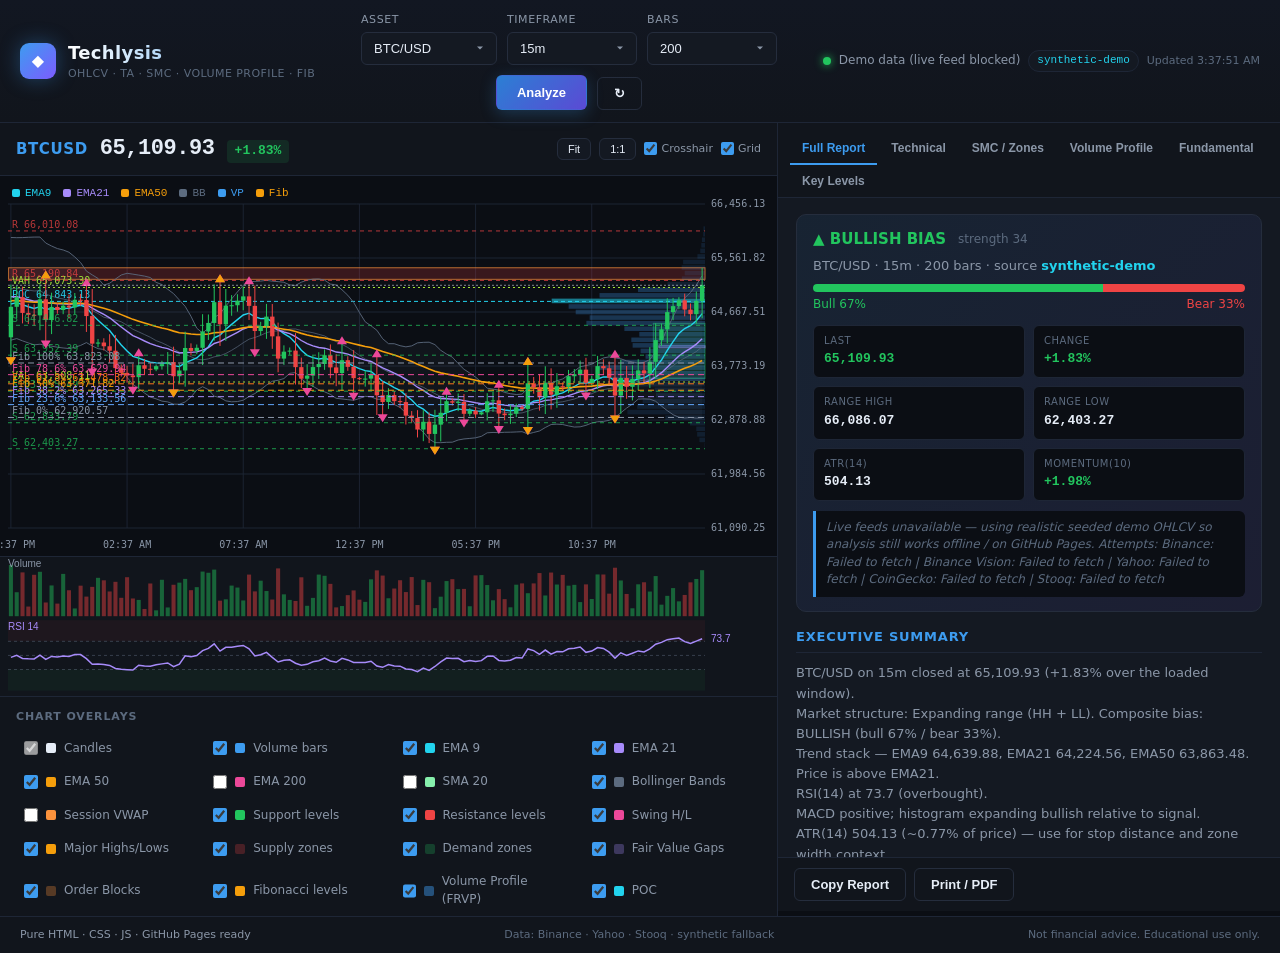
<file: index.html>
<!DOCTYPE html>
<html lang="en">
<head>
  <meta charset="UTF-8" />
  <meta name="viewport" content="width=device-width, initial-scale=1.0" />
  <meta name="description" content="Techlysis — full technical & fundamental analysis with chart overlays. Pure HTML/CSS/JS." />
  <title>Techlysis — Multi-Asset Technical Analysis</title>
  <link rel="stylesheet" href="css/style.css" />
  <link rel="icon" href="data:image/svg+xml,<svg xmlns='http://www.w3.org/2000/svg' viewBox='0 0 100 100'><text y='.9em' font-size='90'>📈</text></svg>" />
</head>
<body>
  <div class="app">
    <!-- Header -->
    <header class="header">
      <div class="brand">
        <span class="brand-mark">◆</span>
        <div>
          <h1>Techlysis</h1>
          <p class="tagline">OHLCV · TA · SMC · Volume Profile · Fib</p>
        </div>
      </div>
      <div class="header-controls">
        <label class="ctrl">
          <span>Asset</span>
          <select id="assetSelect" aria-label="Asset">
            <option value="XAUUSD">Gold (XAUUSD)</option>
            <option value="EURUSD">EUR/USD</option>
            <option value="USOIL">US Oil (WTI)</option>
            <option value="GBPJPY">GBP/JPY</option>
            <option value="BTCUSD" selected>BTC/USD</option>
            <option value="ETHUSD">ETH/USD</option>
          </select>
        </label>
        <label class="ctrl">
          <span>Timeframe</span>
          <select id="tfSelect" aria-label="Timeframe">
            <option value="1m">1m</option>
            <option value="3m">3m</option>
            <option value="5m">5m</option>
            <option value="15m" selected>15m</option>
            <option value="30m">30m</option>
            <option value="1h">1h</option>
            <option value="4h">4h</option>
            <option value="1d">1D</option>
          </select>
        </label>
        <label class="ctrl">
          <span>Bars</span>
          <select id="limitSelect" aria-label="Bar count">
            <option value="100">100</option>
            <option value="200" selected>200</option>
            <option value="300">300</option>
            <option value="500">500</option>
          </select>
        </label>
        <button id="analyzeBtn" class="btn primary" type="button">Analyze</button>
        <button id="refreshBtn" class="btn ghost" type="button" title="Refresh data">↻</button>
      </div>
      <div class="status-bar">
        <span id="statusDot" class="dot idle"></span>
        <span id="statusText">Ready</span>
        <span id="sourceBadge" class="badge">—</span>
        <span id="lastUpdate" class="muted"></span>
      </div>
    </header>

    <!-- Main grid -->
    <main class="main">
      <!-- Left: chart + overlays -->
      <section class="chart-panel">
        <div class="chart-toolbar">
          <div class="price-strip">
            <span id="symbolLabel" class="sym">BTCUSD</span>
            <span id="lastPrice" class="price">—</span>
            <span id="priceChange" class="chg">—</span>
            <span id="ohlcReadout" class="ohlc muted"></span>
          </div>
          <div class="toolbar-actions">
            <button type="button" class="btn tiny" id="fitBtn" title="Fit chart">Fit</button>
            <button type="button" class="btn tiny" id="resetZoomBtn" title="Reset zoom">1:1</button>
            <label class="tiny-check"><input type="checkbox" id="crosshairToggle" checked /> Crosshair</label>
            <label class="tiny-check"><input type="checkbox" id="gridToggle" checked /> Grid</label>
          </div>
        </div>

        <div class="chart-wrap" id="chartWrap">
          <canvas id="mainChart"></canvas>
          <canvas id="overlayChart"></canvas>
          <div id="tooltip" class="tooltip hidden"></div>
          <div id="legend" class="legend"></div>
        </div>

        <div class="subchart-wrap" id="subchartWrap">
          <canvas id="volumeChart"></canvas>
          <canvas id="indicatorChart"></canvas>
        </div>

        <!-- Overlay toggles -->
        <div class="overlay-panel">
          <h3>Chart Overlays</h3>
          <div class="overlay-grid" id="overlayToggles">
            <!-- filled by JS -->
          </div>
        </div>
      </section>

      <!-- Right: report -->
      <aside class="report-panel">
        <div class="report-tabs" role="tablist">
          <button class="tab active" data-tab="full" type="button">Full Report</button>
          <button class="tab" data-tab="ta" type="button">Technical</button>
          <button class="tab" data-tab="smc" type="button">SMC / Zones</button>
          <button class="tab" data-tab="vp" type="button">Volume Profile</button>
          <button class="tab" data-tab="fund" type="button">Fundamental</button>
          <button class="tab" data-tab="levels" type="button">Key Levels</button>
        </div>
        <div class="report-body" id="reportBody">
          <div class="empty-state">
            <div class="empty-icon">◈</div>
            <h2>Select asset & timeframe</h2>
            <p>Press <strong>Analyze</strong> to fetch latest OHLCV from free sources and generate a full written + charted analysis.</p>
            <ul class="feature-list">
              <li>Support / Resistance · Swings · Highs & Lows</li>
              <li>Supply & Demand zones · FVG · Order Blocks</li>
              <li>Fixed Range VP · POC · VAH · VAL</li>
              <li>Fibonacci · EMA/SMA · RSI · MACD · BB</li>
              <li>Fundamental snapshot per asset</li>
            </ul>
          </div>
        </div>
        <div class="report-actions">
          <button type="button" class="btn ghost" id="copyReportBtn">Copy Report</button>
          <button type="button" class="btn ghost" id="printReportBtn">Print / PDF</button>
        </div>
      </aside>
    </main>

    <footer class="footer">
      <span>Pure HTML · CSS · JS · GitHub Pages ready</span>
      <span class="muted">Data: Binance · Yahoo · Stooq · synthetic fallback</span>
      <span class="muted">Not financial advice. Educational use only.</span>
    </footer>
  </div>

  <script src="js/config.js"></script>
  <script src="js/utils.js"></script>
  <script src="js/data.js"></script>
  <script src="js/indicators.js"></script>
  <script src="js/smc.js"></script>
  <script src="js/volume-profile.js"></script>
  <script src="js/fibonacci.js"></script>
  <script src="js/analysis.js"></script>
  <script src="js/chart.js"></script>
  <script src="js/report.js"></script>
  <script src="js/app.js"></script>
</body>
</html>
</file>
<file: css/style.css>
/* ═══════════════════════════════════════════════════════════
   Techlysis — pure CSS, dark terminal aesthetic
   ═══════════════════════════════════════════════════════════ */
:root {
  --bg: #0b0e14;
  --bg-elev: #11151c;
  --bg-panel: #141922;
  --bg-hover: #1a2030;
  --border: #1e2636;
  --border-soft: #252d3d;
  --text: #e6edf7;
  --text-dim: #8b97a8;
  --muted: #5c6b7f;
  --accent: #3d9cf0;
  --accent-2: #7c5cff;
  --green: #22c55e;
  --red: #ef4444;
  --amber: #f59e0b;
  --cyan: #22d3ee;
  --pink: #ec4899;
  --orange: #fb923c;
  --purple: #a78bfa;
  --lime: #a3e635;
  --bull: #22c55e;
  --bear: #ef4444;
  --radius: 10px;
  --radius-sm: 6px;
  --font: "Segoe UI", system-ui, -apple-system, sans-serif;
  --mono: "JetBrains Mono", "SF Mono", "Cascadia Code", "Consolas", monospace;
  --shadow: 0 8px 32px rgba(0, 0, 0, 0.45);
  --header-h: 72px;
}

*, *::before, *::after { box-sizing: border-box; margin: 0; padding: 0; }

html, body {
  height: 100%;
  background: var(--bg);
  color: var(--text);
  font-family: var(--font);
  font-size: 14px;
  line-height: 1.45;
  -webkit-font-smoothing: antialiased;
}

body { overflow-x: hidden; }

.app {
  min-height: 100vh;
  display: flex;
  flex-direction: column;
}

/* ── Header ─────────────────────────────────────────────── */
.header {
  display: grid;
  grid-template-columns: auto 1fr auto;
  gap: 16px 24px;
  align-items: center;
  padding: 12px 20px;
  background: linear-gradient(180deg, #121722 0%, var(--bg-elev) 100%);
  border-bottom: 1px solid var(--border);
  position: sticky;
  top: 0;
  z-index: 50;
  backdrop-filter: blur(8px);
}

.brand {
  display: flex;
  align-items: center;
  gap: 12px;
}
.brand-mark {
  width: 36px; height: 36px;
  display: grid; place-items: center;
  background: linear-gradient(135deg, var(--accent), var(--accent-2));
  border-radius: 9px;
  font-size: 16px;
  color: #fff;
  box-shadow: 0 0 20px rgba(61, 156, 240, 0.35);
}
.brand h1 {
  font-size: 18px;
  font-weight: 700;
  letter-spacing: 0.02em;
  background: linear-gradient(90deg, #fff, var(--accent));
  -webkit-background-clip: text;
  background-clip: text;
  color: transparent;
}
.tagline {
  font-size: 11px;
  color: var(--muted);
  letter-spacing: 0.04em;
  text-transform: uppercase;
}

.header-controls {
  display: flex;
  flex-wrap: wrap;
  gap: 10px;
  align-items: end;
  justify-content: center;
}

.ctrl {
  display: flex;
  flex-direction: column;
  gap: 4px;
  font-size: 11px;
  color: var(--text-dim);
  text-transform: uppercase;
  letter-spacing: 0.05em;
}
.ctrl select {
  appearance: none;
  background: var(--bg-panel) url("data:image/svg+xml,%3Csvg xmlns='http://www.w3.org/2000/svg' width='12' height='12' fill='%238b97a8'%3E%3Cpath d='M3 4.5l3 3 3-3'/%3E%3C/svg%3E") no-repeat right 10px center;
  border: 1px solid var(--border-soft);
  color: var(--text);
  padding: 8px 28px 8px 12px;
  border-radius: var(--radius-sm);
  font-size: 13px;
  min-width: 130px;
  cursor: pointer;
  transition: border-color 0.15s, box-shadow 0.15s;
}
.ctrl select:hover, .ctrl select:focus {
  border-color: var(--accent);
  outline: none;
  box-shadow: 0 0 0 3px rgba(61, 156, 240, 0.15);
}

.btn {
  border: 1px solid var(--border-soft);
  background: var(--bg-panel);
  color: var(--text);
  padding: 8px 16px;
  border-radius: var(--radius-sm);
  font-size: 13px;
  font-weight: 600;
  cursor: pointer;
  transition: all 0.15s;
  white-space: nowrap;
}
.btn:hover { background: var(--bg-hover); border-color: var(--accent); }
.btn:active { transform: translateY(1px); }
.btn:disabled { opacity: 0.5; cursor: not-allowed; }
.btn.primary {
  background: linear-gradient(135deg, #2b7fd4, #5b4ad4);
  border-color: transparent;
  color: #fff;
  padding: 9px 20px;
  box-shadow: 0 4px 16px rgba(61, 156, 240, 0.25);
}
.btn.primary:hover {
  filter: brightness(1.08);
  box-shadow: 0 6px 20px rgba(61, 156, 240, 0.4);
}
.btn.ghost { background: transparent; }
.btn.tiny {
  padding: 4px 10px;
  font-size: 11px;
  font-weight: 500;
}

.status-bar {
  display: flex;
  align-items: center;
  gap: 8px;
  font-size: 12px;
  color: var(--text-dim);
  justify-self: end;
}
.dot {
  width: 8px; height: 8px;
  border-radius: 50%;
  background: var(--muted);
}
.dot.idle { background: var(--muted); }
.dot.loading { background: var(--amber); box-shadow: 0 0 8px var(--amber); animation: pulse 1s infinite; }
.dot.ok { background: var(--green); box-shadow: 0 0 8px var(--green); }
.dot.err { background: var(--red); box-shadow: 0 0 8px var(--red); }
@keyframes pulse {
  0%, 100% { opacity: 1; }
  50% { opacity: 0.4; }
}
.badge {
  background: var(--bg-panel);
  border: 1px solid var(--border);
  padding: 2px 8px;
  border-radius: 999px;
  font-size: 11px;
  font-family: var(--mono);
  color: var(--cyan);
}
.muted { color: var(--muted); font-size: 11px; }

/* ── Main layout ────────────────────────────────────────── */
.main {
  flex: 1;
  display: grid;
  grid-template-columns: 1.55fr 1fr;
  gap: 0;
  min-height: 0;
}

/* ── Chart panel ────────────────────────────────────────── */
.chart-panel {
  display: flex;
  flex-direction: column;
  border-right: 1px solid var(--border);
  background: var(--bg);
  min-height: 0;
}

.chart-toolbar {
  display: flex;
  justify-content: space-between;
  align-items: center;
  padding: 10px 16px;
  border-bottom: 1px solid var(--border);
  gap: 12px;
  flex-wrap: wrap;
  background: var(--bg-elev);
}
.price-strip {
  display: flex;
  align-items: baseline;
  gap: 12px;
  flex-wrap: wrap;
}
.sym {
  font-weight: 700;
  font-size: 15px;
  letter-spacing: 0.04em;
  color: var(--accent);
}
.price {
  font-family: var(--mono);
  font-size: 22px;
  font-weight: 700;
  letter-spacing: -0.02em;
}
.chg {
  font-family: var(--mono);
  font-size: 13px;
  font-weight: 600;
  padding: 2px 8px;
  border-radius: 4px;
}
.chg.up { color: var(--bull); background: rgba(34, 197, 94, 0.12); }
.chg.down { color: var(--bear); background: rgba(239, 68, 68, 0.12); }
.ohlc { font-family: var(--mono); font-size: 11px; }

.toolbar-actions {
  display: flex;
  align-items: center;
  gap: 8px;
}
.tiny-check {
  display: flex;
  align-items: center;
  gap: 4px;
  font-size: 11px;
  color: var(--text-dim);
  cursor: pointer;
  user-select: none;
}
.tiny-check input { accent-color: var(--accent); }

.chart-wrap {
  position: relative;
  flex: 1;
  min-height: 380px;
  background:
    radial-gradient(ellipse at 20% 0%, rgba(61, 156, 240, 0.04), transparent 50%),
    var(--bg);
  cursor: crosshair;
  overflow: hidden;
}
.chart-wrap canvas {
  position: absolute;
  inset: 0;
  width: 100%;
  height: 100%;
}

.subchart-wrap {
  position: relative;
  height: 140px;
  border-top: 1px solid var(--border);
  background: var(--bg-elev);
}
.subchart-wrap canvas {
  position: absolute;
  inset: 0;
  width: 100%;
  height: 100%;
}

.tooltip {
  position: absolute;
  pointer-events: none;
  background: rgba(17, 21, 28, 0.95);
  border: 1px solid var(--border-soft);
  border-radius: var(--radius-sm);
  padding: 8px 10px;
  font-size: 11px;
  font-family: var(--mono);
  z-index: 20;
  box-shadow: var(--shadow);
  max-width: 240px;
  line-height: 1.5;
}
.tooltip.hidden { display: none; }
.tooltip .t-row { display: flex; justify-content: space-between; gap: 16px; }
.tooltip .t-label { color: var(--muted); }
.tooltip .up { color: var(--bull); }
.tooltip .dn { color: var(--bear); }

.legend {
  position: absolute;
  top: 10px;
  left: 12px;
  display: flex;
  flex-wrap: wrap;
  gap: 6px 12px;
  font-size: 11px;
  font-family: var(--mono);
  color: var(--text-dim);
  pointer-events: none;
  z-index: 5;
  max-width: 70%;
}
.legend span::before {
  content: "";
  display: inline-block;
  width: 8px; height: 8px;
  border-radius: 2px;
  margin-right: 5px;
  vertical-align: middle;
  background: currentColor;
}

/* Overlay toggles */
.overlay-panel {
  padding: 12px 16px 16px;
  border-top: 1px solid var(--border);
  background: var(--bg-elev);
  max-height: 220px;
  overflow-y: auto;
}
.overlay-panel h3 {
  font-size: 11px;
  text-transform: uppercase;
  letter-spacing: 0.08em;
  color: var(--muted);
  margin-bottom: 10px;
}
.overlay-grid {
  display: grid;
  grid-template-columns: repeat(auto-fill, minmax(150px, 1fr));
  gap: 6px 12px;
}
.ov-item {
  display: flex;
  align-items: center;
  gap: 8px;
  padding: 5px 8px;
  border-radius: var(--radius-sm);
  cursor: pointer;
  user-select: none;
  font-size: 12px;
  color: var(--text-dim);
  transition: background 0.12s, color 0.12s;
}
.ov-item:hover { background: var(--bg-hover); color: var(--text); }
.ov-item input { accent-color: var(--accent); width: 14px; height: 14px; }
.ov-swatch {
  width: 10px; height: 10px;
  border-radius: 2px;
  flex-shrink: 0;
}

/* ── Report panel ───────────────────────────────────────── */
.report-panel {
  display: flex;
  flex-direction: column;
  background: var(--bg-panel);
  min-height: 0;
  max-height: calc(100vh - var(--header-h) - 40px);
}

.report-tabs {
  display: flex;
  flex-wrap: wrap;
  gap: 2px;
  padding: 10px 12px 0;
  border-bottom: 1px solid var(--border);
  background: var(--bg-elev);
}
.tab {
  background: transparent;
  border: none;
  color: var(--text-dim);
  padding: 8px 12px;
  font-size: 12px;
  font-weight: 600;
  cursor: pointer;
  border-bottom: 2px solid transparent;
  margin-bottom: -1px;
  transition: color 0.15s, border-color 0.15s;
}
.tab:hover { color: var(--text); }
.tab.active {
  color: var(--accent);
  border-bottom-color: var(--accent);
}

.report-body {
  flex: 1;
  overflow-y: auto;
  padding: 16px 18px 24px;
  scrollbar-width: thin;
  scrollbar-color: var(--border-soft) transparent;
}
.report-body::-webkit-scrollbar { width: 8px; }
.report-body::-webkit-scrollbar-thumb {
  background: var(--border-soft);
  border-radius: 4px;
}

.report-actions {
  display: flex;
  gap: 8px;
  padding: 10px 16px;
  border-top: 1px solid var(--border);
  background: var(--bg-elev);
}

.empty-state {
  text-align: center;
  padding: 48px 20px;
  color: var(--text-dim);
}
.empty-icon {
  font-size: 40px;
  color: var(--accent);
  margin-bottom: 12px;
  opacity: 0.7;
}
.empty-state h2 {
  font-size: 18px;
  color: var(--text);
  margin-bottom: 8px;
}
.empty-state p { margin-bottom: 20px; max-width: 360px; margin-inline: auto; }
.feature-list {
  list-style: none;
  text-align: left;
  max-width: 340px;
  margin: 0 auto;
  font-size: 13px;
}
.feature-list li {
  padding: 6px 0 6px 18px;
  position: relative;
  border-bottom: 1px solid var(--border);
}
.feature-list li::before {
  content: "▸";
  position: absolute;
  left: 0;
  color: var(--accent);
}

/* Report content */
.report-section {
  margin-bottom: 22px;
}
.report-section h2 {
  font-size: 13px;
  text-transform: uppercase;
  letter-spacing: 0.06em;
  color: var(--accent);
  margin-bottom: 10px;
  padding-bottom: 6px;
  border-bottom: 1px solid var(--border);
  display: flex;
  align-items: center;
  gap: 8px;
}
.report-section h3 {
  font-size: 13px;
  color: var(--text);
  margin: 12px 0 6px;
}
.report-section p, .report-section li {
  font-size: 13px;
  color: var(--text-dim);
  line-height: 1.55;
}
.report-section ul {
  padding-left: 18px;
  margin: 6px 0;
}
.report-section li { margin-bottom: 4px; }

.summary-card {
  background: linear-gradient(135deg, rgba(61, 156, 240, 0.08), rgba(124, 92, 255, 0.08));
  border: 1px solid var(--border-soft);
  border-radius: var(--radius);
  padding: 14px 16px;
  margin-bottom: 16px;
}
.summary-card .bias {
  display: inline-flex;
  align-items: center;
  gap: 6px;
  font-weight: 700;
  font-size: 15px;
  margin-bottom: 6px;
}
.bias.bull { color: var(--bull); }
.bias.bear { color: var(--bear); }
.bias.neutral { color: var(--amber); }

.kv-grid {
  display: grid;
  grid-template-columns: 1fr 1fr;
  gap: 8px;
  margin: 10px 0;
}
.kv {
  background: var(--bg);
  border: 1px solid var(--border);
  border-radius: var(--radius-sm);
  padding: 8px 10px;
}
.kv .k {
  font-size: 10px;
  text-transform: uppercase;
  letter-spacing: 0.05em;
  color: var(--muted);
  margin-bottom: 2px;
}
.kv .v {
  font-family: var(--mono);
  font-size: 13px;
  font-weight: 600;
  color: var(--text);
}
.kv .v.up { color: var(--bull); }
.kv .v.dn { color: var(--bear); }

.level-table {
  width: 100%;
  border-collapse: collapse;
  font-size: 12px;
  font-family: var(--mono);
  margin: 8px 0 12px;
}
.level-table th {
  text-align: left;
  color: var(--muted);
  font-weight: 500;
  font-size: 10px;
  text-transform: uppercase;
  letter-spacing: 0.04em;
  padding: 6px 8px;
  border-bottom: 1px solid var(--border);
}
.level-table td {
  padding: 6px 8px;
  border-bottom: 1px solid var(--border);
  color: var(--text-dim);
}
.level-table tr:hover td { background: var(--bg-hover); color: var(--text); }
.pill {
  display: inline-block;
  padding: 1px 7px;
  border-radius: 999px;
  font-size: 10px;
  font-weight: 600;
  font-family: var(--font);
}
.pill.res { background: rgba(239, 68, 68, 0.15); color: var(--red); }
.pill.sup { background: rgba(34, 197, 94, 0.15); color: var(--green); }
.pill.supply { background: rgba(239, 68, 68, 0.2); color: #fca5a5; }
.pill.demand { background: rgba(34, 197, 94, 0.2); color: #86efac; }
.pill.fvg { background: rgba(167, 139, 250, 0.2); color: var(--purple); }
.pill.ob { background: rgba(251, 146, 60, 0.2); color: var(--orange); }
.pill.poc { background: rgba(34, 211, 238, 0.2); color: var(--cyan); }
.pill.fib { background: rgba(245, 158, 11, 0.2); color: var(--amber); }
.pill.swing { background: rgba(236, 72, 153, 0.2); color: var(--pink); }

.signal-bar {
  display: flex;
  height: 8px;
  border-radius: 4px;
  overflow: hidden;
  margin: 8px 0 4px;
  background: var(--bg);
}
.signal-bar .bull-part { background: var(--bull); }
.signal-bar .bear-part { background: var(--bear); }
.signal-bar .neut-part { background: var(--amber); }

.score-row {
  display: flex;
  justify-content: space-between;
  font-size: 12px;
  color: var(--text-dim);
  margin-bottom: 2px;
}

.note {
  font-size: 12px;
  color: var(--muted);
  font-style: italic;
  margin-top: 8px;
  padding: 8px 10px;
  background: var(--bg);
  border-left: 3px solid var(--accent);
  border-radius: 0 var(--radius-sm) var(--radius-sm) 0;
}

.fund-block {
  background: var(--bg);
  border: 1px solid var(--border);
  border-radius: var(--radius);
  padding: 12px 14px;
  margin-bottom: 12px;
}
.fund-block h3 {
  color: var(--cyan);
  margin-top: 0;
}

.loading-report {
  text-align: center;
  padding: 60px 20px;
  color: var(--text-dim);
}
.spinner {
  width: 36px; height: 36px;
  border: 3px solid var(--border);
  border-top-color: var(--accent);
  border-radius: 50%;
  margin: 0 auto 16px;
  animation: spin 0.8s linear infinite;
}
@keyframes spin { to { transform: rotate(360deg); } }

/* Footer */
.footer {
  display: flex;
  flex-wrap: wrap;
  gap: 8px 20px;
  justify-content: space-between;
  padding: 10px 20px;
  border-top: 1px solid var(--border);
  background: var(--bg-elev);
  font-size: 11px;
  color: var(--text-dim);
}

/* Responsive */
@media (max-width: 1100px) {
  .main { grid-template-columns: 1fr; }
  .chart-panel { border-right: none; border-bottom: 1px solid var(--border); }
  .report-panel { max-height: none; min-height: 500px; }
  .header {
    grid-template-columns: 1fr;
    gap: 10px;
  }
  .status-bar { justify-self: start; }
}
@media (max-width: 640px) {
  .header-controls { justify-content: start; }
  .ctrl select { min-width: 110px; }
  .kv-grid { grid-template-columns: 1fr; }
  .chart-wrap { min-height: 280px; }
}

/* Print */
@media print {
  .header-controls, .overlay-panel, .report-tabs, .report-actions,
  .footer, .status-bar, .toolbar-actions { display: none !important; }
  .main { display: block; }
  .report-panel { max-height: none; }
  body { background: #fff; color: #111; }
  .report-body { color: #111; }
}
</file>
